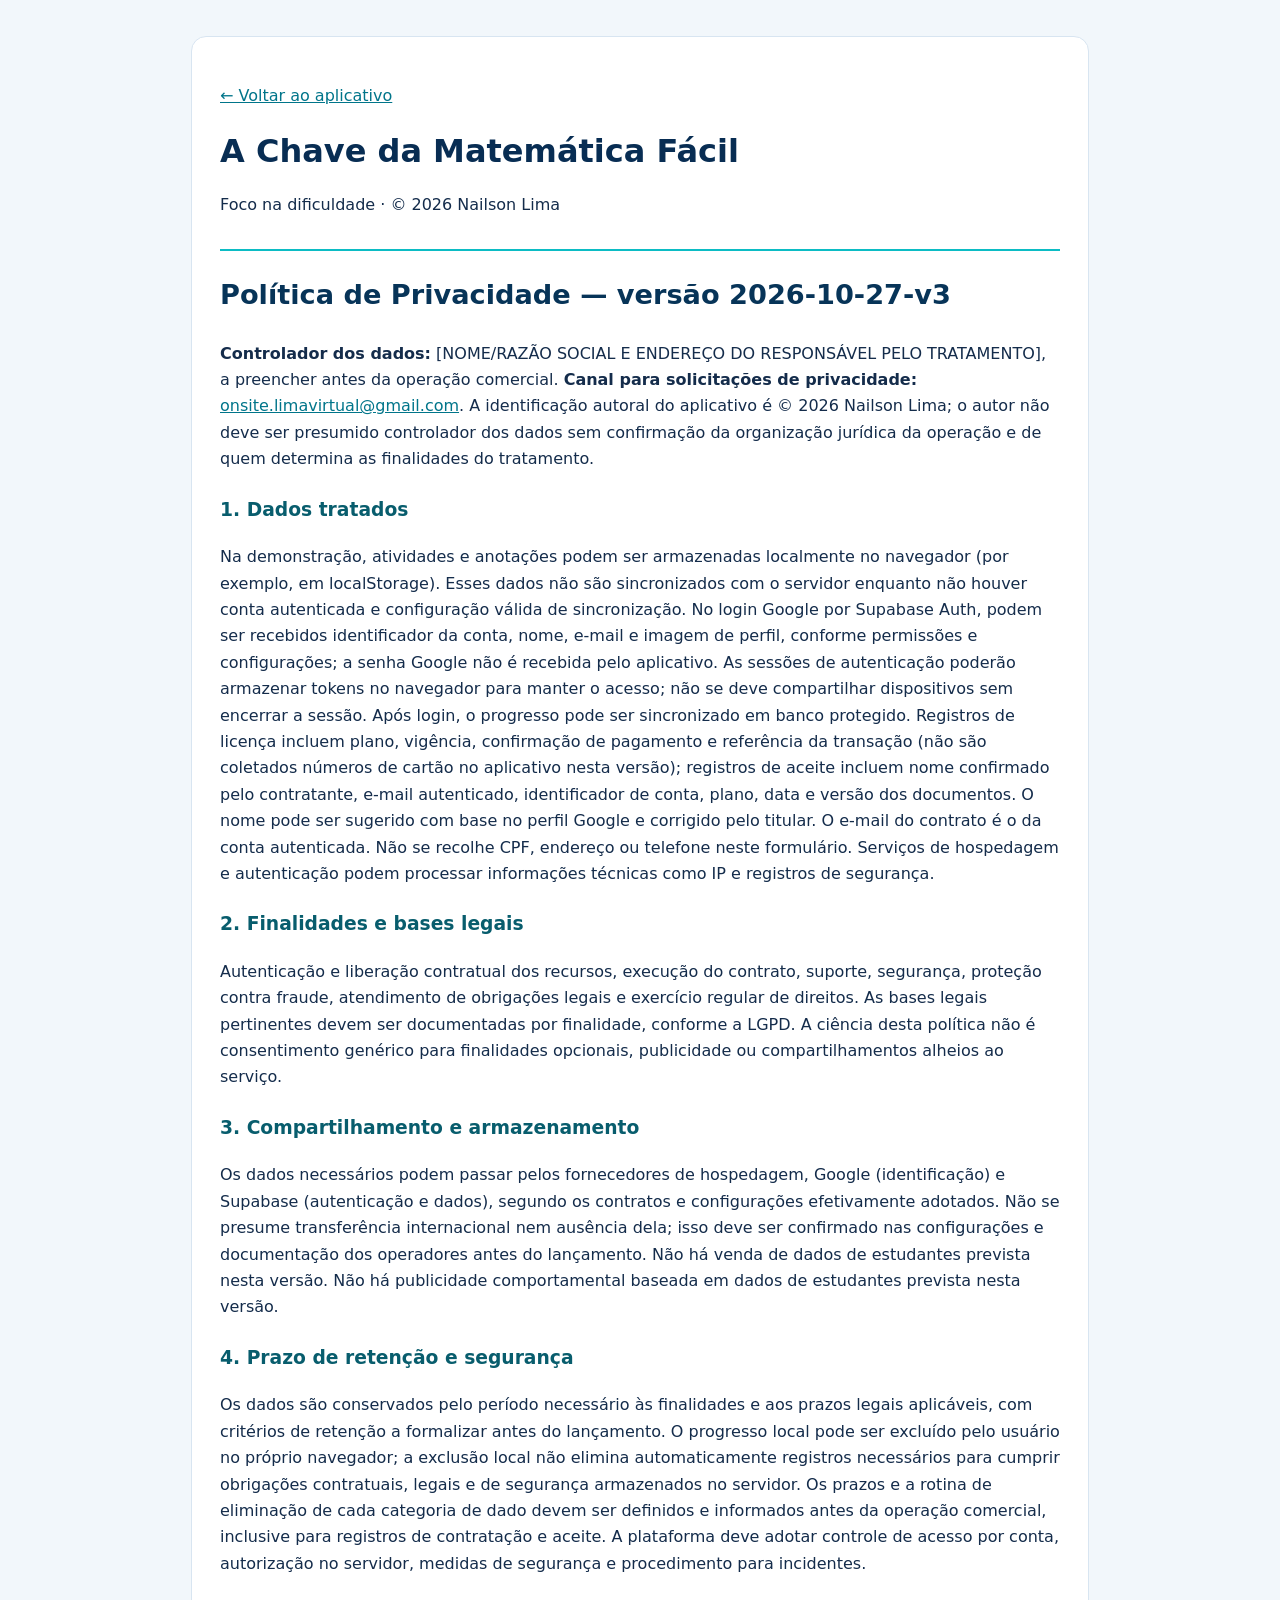
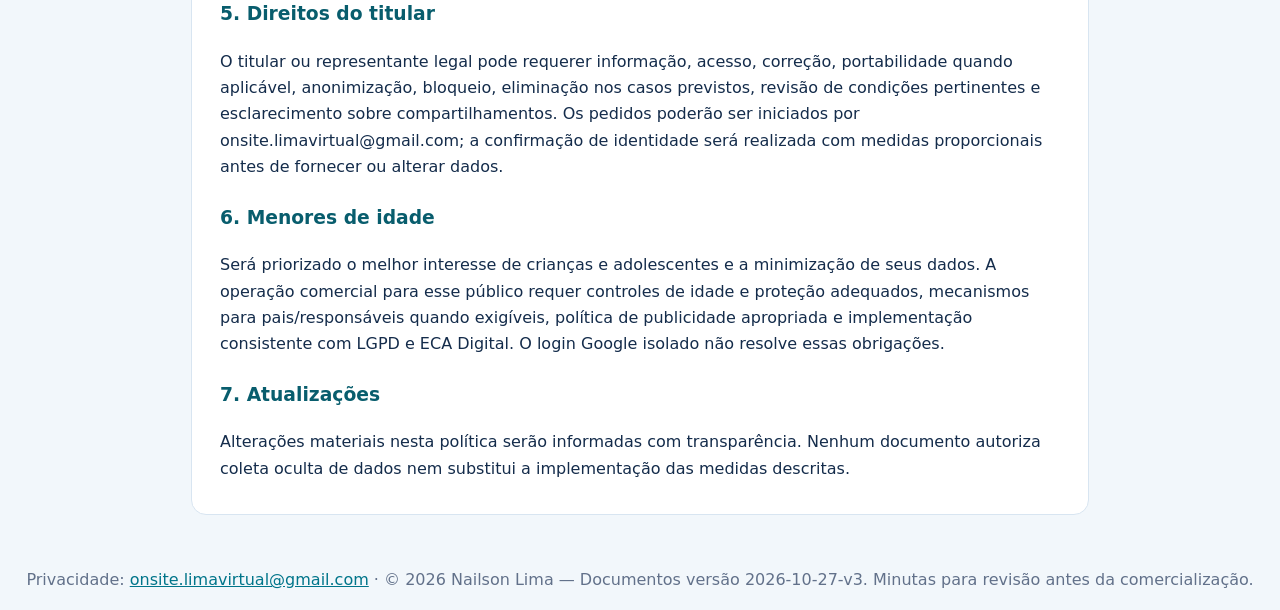
<file: politica-de-privacidade.html>
<!doctype html><html lang="pt-BR"><head><meta charset="utf-8"><meta name="viewport" content="width=device-width,initial-scale=1"><title>Política de Privacidade — A Chave da Matemática Fácil</title><style>body{margin:0;background:#f2f7fb;color:#142c4b;font:16px/1.65 system-ui,Segoe UI,Arial,sans-serif}main{max-width:840px;margin:36px auto;padding:22px 28px;background:white;border:1px solid #d8e5f1;border-radius:15px}header{padding:14px 0 20px;border-bottom:2px solid #0cbcc4}h1{color:#082d53;line-height:1.25}h2{color:#073458;font-size:1.7rem}h3{color:#085d6d;margin-top:22px}p{margin:10px 0}footer{padding:16px;color:#62718a;text-align:center}a{color:#00758a}a:focus-visible{outline:3px solid orange}strong{font-weight:700}@media(max-width:700px){main{margin:0;padding:18px;border:0;border-radius:0}}</style></head><body><main><header><p><a href="index.html">← Voltar ao aplicativo</a></p><h1>A Chave da Matemática Fácil</h1><p>Foco na dificuldade · © 2026 Nailson Lima</p></header><article><h2>Política de Privacidade — versão 2026-10-27-v3</h2>
<p><strong>Controlador dos dados:</strong> [NOME/RAZÃO SOCIAL E ENDEREÇO DO RESPONSÁVEL PELO TRATAMENTO], a preencher antes da operação comercial. <strong>Canal para solicitações de privacidade:</strong> <a href="mailto:onsite.limavirtual@gmail.com">onsite.limavirtual@gmail.com</a>. A identificação autoral do aplicativo é © 2026 Nailson Lima; o autor não deve ser presumido controlador dos dados sem confirmação da organização jurídica da operação e de quem determina as finalidades do tratamento.</p>
<h3>1. Dados tratados</h3><p>Na demonstração, atividades e anotações podem ser armazenadas localmente no navegador (por exemplo, em localStorage). Esses dados não são sincronizados com o servidor enquanto não houver conta autenticada e configuração válida de sincronização. No login Google por Supabase Auth, podem ser recebidos identificador da conta, nome, e-mail e imagem de perfil, conforme permissões e configurações; a senha Google não é recebida pelo aplicativo. As sessões de autenticação poderão armazenar tokens no navegador para manter o acesso; não se deve compartilhar dispositivos sem encerrar a sessão. Após login, o progresso pode ser sincronizado em banco protegido. Registros de licença incluem plano, vigência, confirmação de pagamento e referência da transação (não são coletados números de cartão no aplicativo nesta versão); registros de aceite incluem nome confirmado pelo contratante, e-mail autenticado, identificador de conta, plano, data e versão dos documentos. O nome pode ser sugerido com base no perfil Google e corrigido pelo titular. O e-mail do contrato é o da conta autenticada. Não se recolhe CPF, endereço ou telefone neste formulário. Serviços de hospedagem e autenticação podem processar informações técnicas como IP e registros de segurança.</p>
<h3>2. Finalidades e bases legais</h3><p>Autenticação e liberação contratual dos recursos, execução do contrato, suporte, segurança, proteção contra fraude, atendimento de obrigações legais e exercício regular de direitos. As bases legais pertinentes devem ser documentadas por finalidade, conforme a LGPD. A ciência desta política não é consentimento genérico para finalidades opcionais, publicidade ou compartilhamentos alheios ao serviço.</p>
<h3>3. Compartilhamento e armazenamento</h3><p>Os dados necessários podem passar pelos fornecedores de hospedagem, Google (identificação) e Supabase (autenticação e dados), segundo os contratos e configurações efetivamente adotados. Não se presume transferência internacional nem ausência dela; isso deve ser confirmado nas configurações e documentação dos operadores antes do lançamento. Não há venda de dados de estudantes prevista nesta versão. Não há publicidade comportamental baseada em dados de estudantes prevista nesta versão.</p>
<h3>4. Prazo de retenção e segurança</h3><p>Os dados são conservados pelo período necessário às finalidades e aos prazos legais aplicáveis, com critérios de retenção a formalizar antes do lançamento. O progresso local pode ser excluído pelo usuário no próprio navegador; a exclusão local não elimina automaticamente registros necessários para cumprir obrigações contratuais, legais e de segurança armazenados no servidor. Os prazos e a rotina de eliminação de cada categoria de dado devem ser definidos e informados antes da operação comercial, inclusive para registros de contratação e aceite. A plataforma deve adotar controle de acesso por conta, autorização no servidor, medidas de segurança e procedimento para incidentes.</p>
<h3>5. Direitos do titular</h3><p>O titular ou representante legal pode requerer informação, acesso, correção, portabilidade quando aplicável, anonimização, bloqueio, eliminação nos casos previstos, revisão de condições pertinentes e esclarecimento sobre compartilhamentos. Os pedidos poderão ser iniciados por onsite.limavirtual@gmail.com; a confirmação de identidade será realizada com medidas proporcionais antes de fornecer ou alterar dados.</p>
<h3>6. Menores de idade</h3><p>Será priorizado o melhor interesse de crianças e adolescentes e a minimização de seus dados. A operação comercial para esse público requer controles de idade e proteção adequados, mecanismos para pais/responsáveis quando exigíveis, política de publicidade apropriada e implementação consistente com LGPD e ECA Digital. O login Google isolado não resolve essas obrigações.</p>
<h3>7. Atualizações</h3><p>Alterações materiais nesta política serão informadas com transparência. Nenhum documento autoriza coleta oculta de dados nem substitui a implementação das medidas descritas.</p></article></main><footer>Privacidade: <a href="mailto:onsite.limavirtual@gmail.com">onsite.limavirtual@gmail.com</a> · © 2026 Nailson Lima — Documentos versão 2026-10-27-v3. Minutas para revisão antes da comercialização.</footer></body></html>
</file>
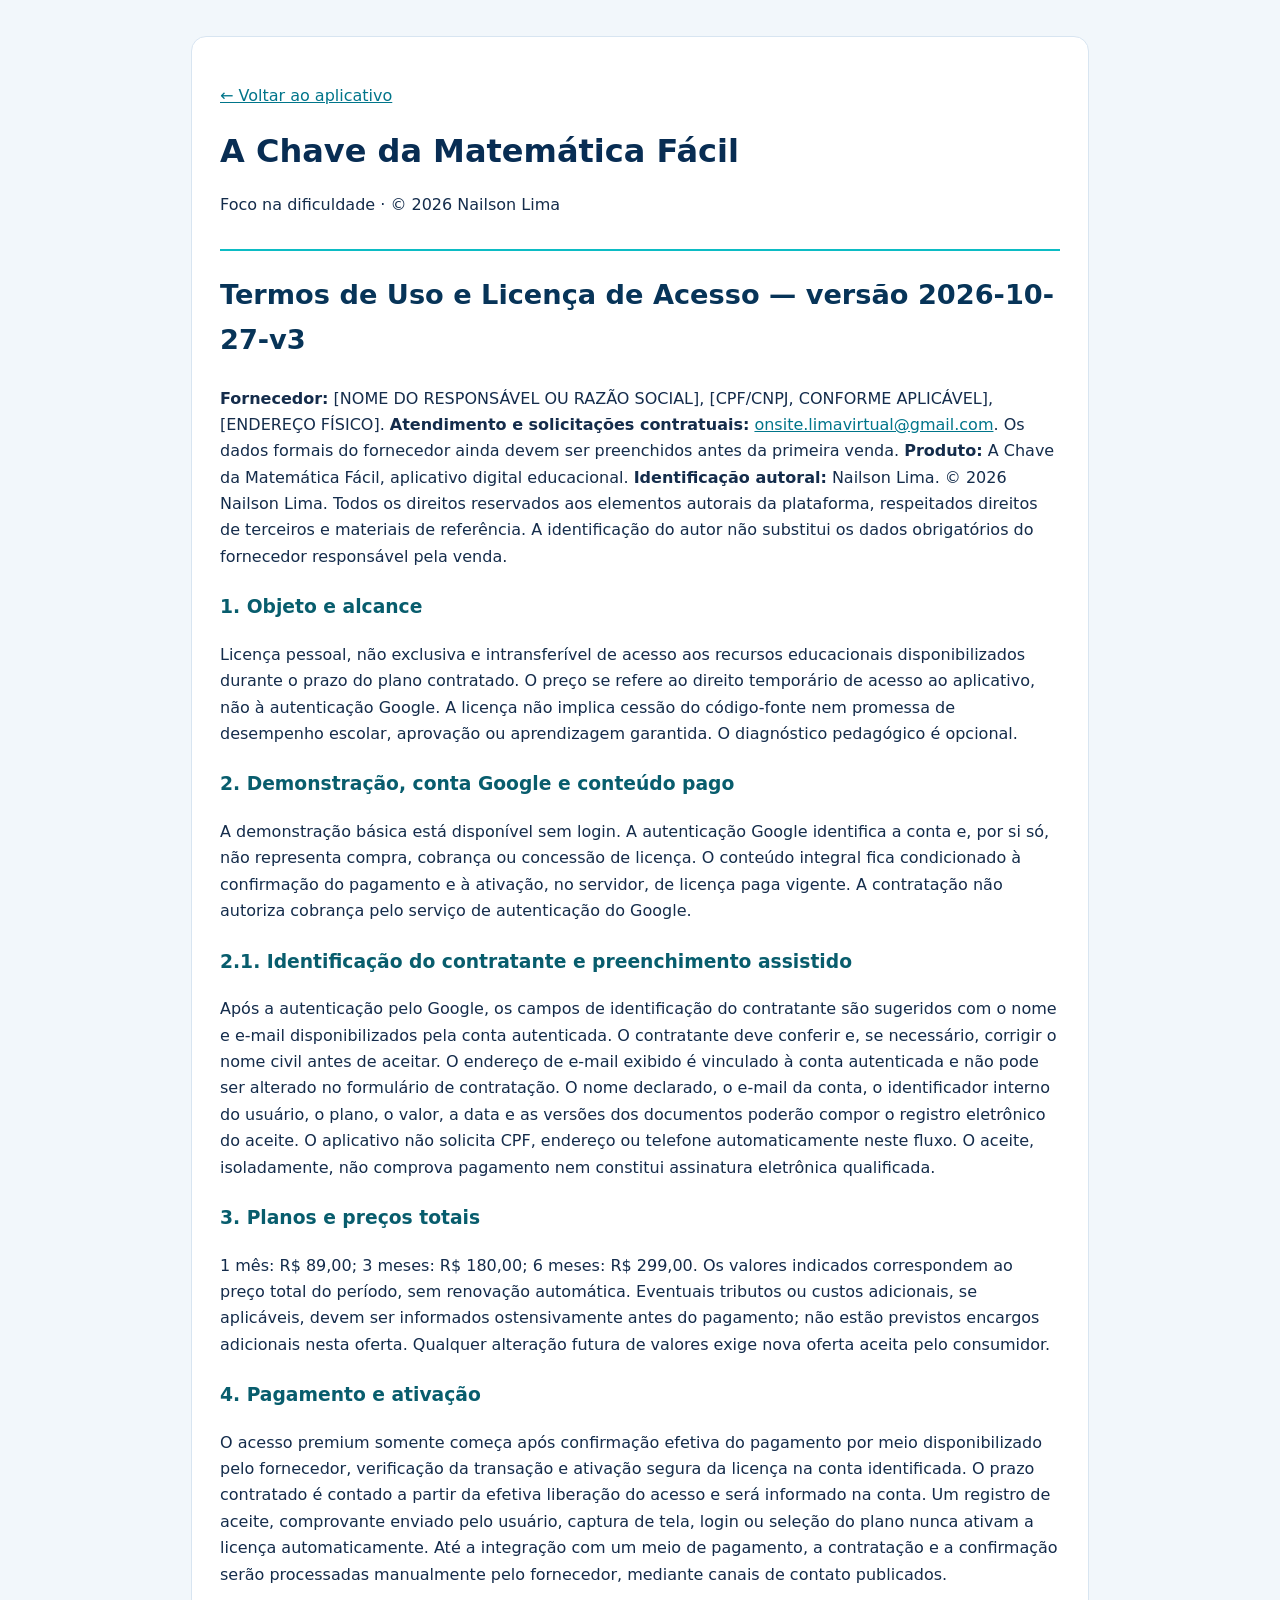
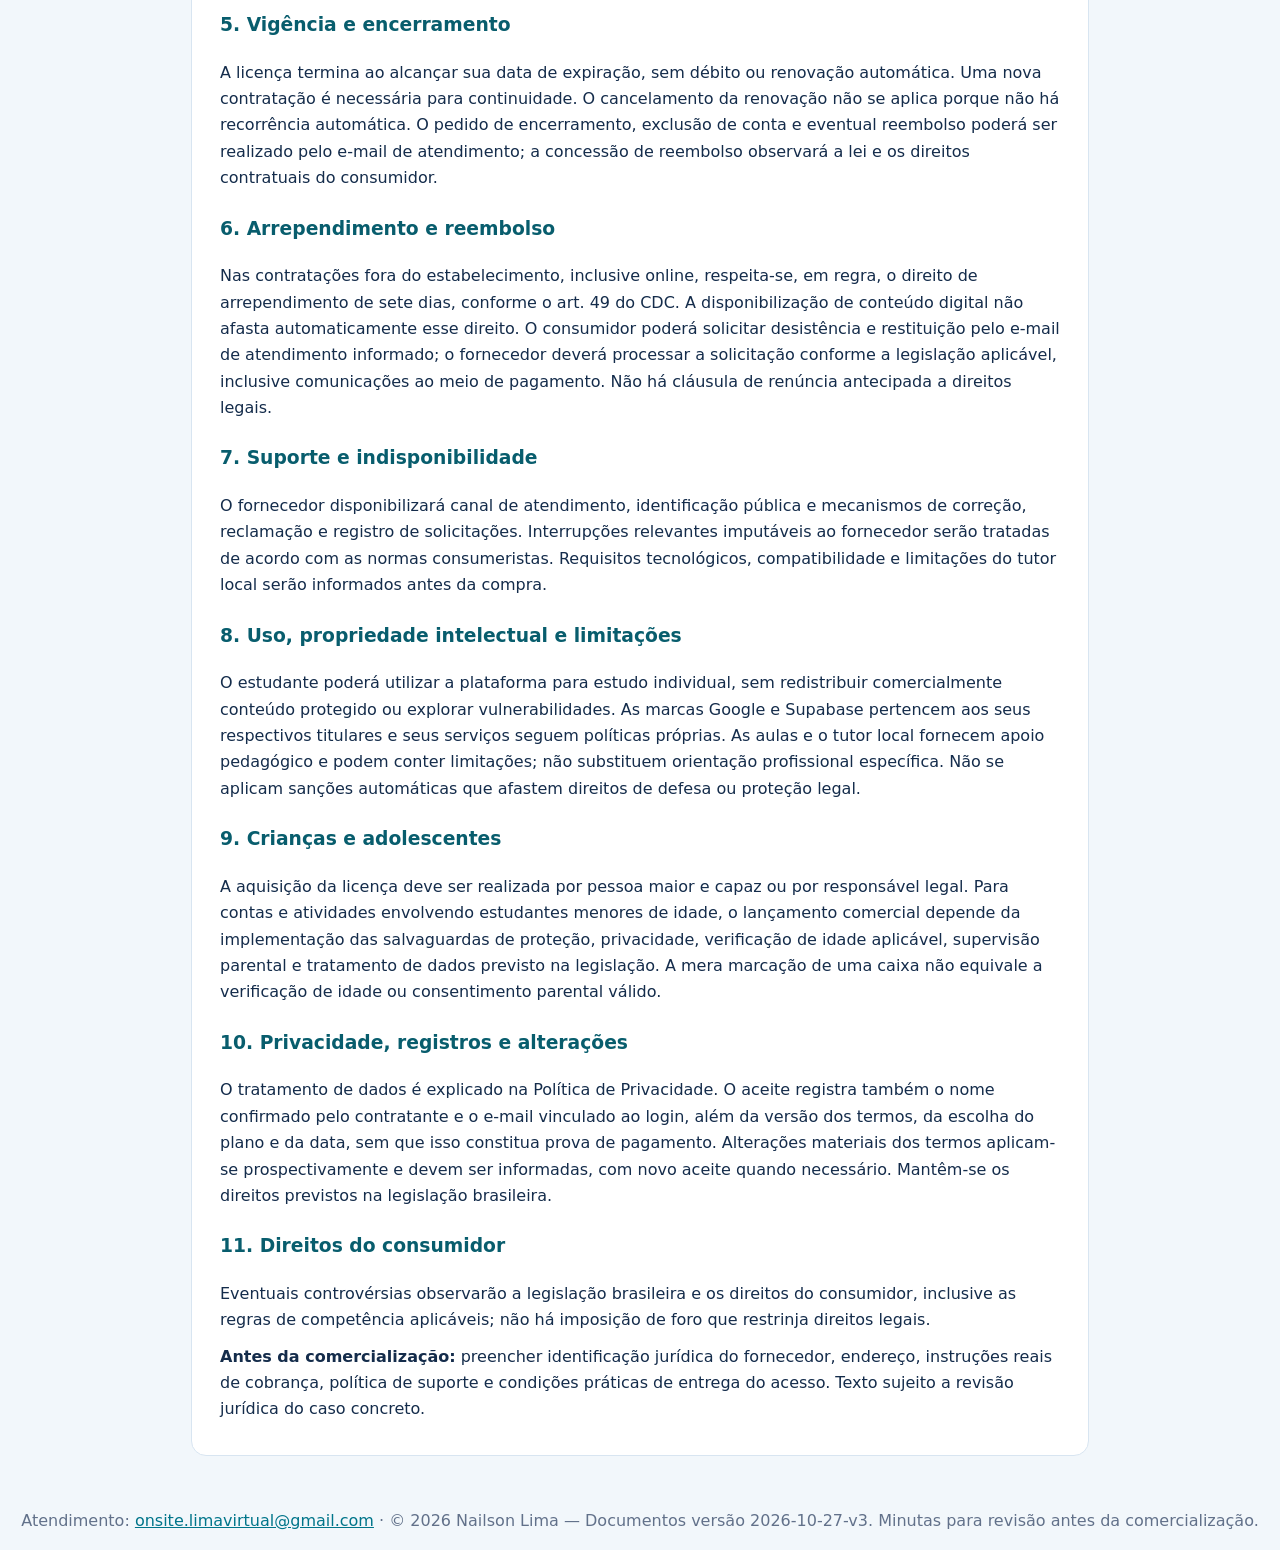
<file: termos-de-uso.html>
<!doctype html><html lang="pt-BR"><head><meta charset="utf-8"><meta name="viewport" content="width=device-width,initial-scale=1"><title>Termos de Uso e Licença — A Chave da Matemática Fácil</title><style>body{margin:0;background:#f2f7fb;color:#142c4b;font:16px/1.65 system-ui,Segoe UI,Arial,sans-serif}main{max-width:840px;margin:36px auto;padding:22px 28px;background:white;border:1px solid #d8e5f1;border-radius:15px}header{padding:14px 0 20px;border-bottom:2px solid #0cbcc4}h1{color:#082d53;line-height:1.25}h2{color:#073458;font-size:1.7rem}h3{color:#085d6d;margin-top:22px}p{margin:10px 0}footer{padding:16px;color:#62718a;text-align:center}a{color:#00758a}a:focus-visible{outline:3px solid orange}strong{font-weight:700}@media(max-width:700px){main{margin:0;padding:18px;border:0;border-radius:0}}</style></head><body><main><header><p><a href="index.html">← Voltar ao aplicativo</a></p><h1>A Chave da Matemática Fácil</h1><p>Foco na dificuldade · © 2026 Nailson Lima</p></header><article><h2>Termos de Uso e Licença de Acesso — versão 2026-10-27-v3</h2>
<p><strong>Fornecedor:</strong> [NOME DO RESPONSÁVEL OU RAZÃO SOCIAL], [CPF/CNPJ, CONFORME APLICÁVEL], [ENDEREÇO FÍSICO]. <strong>Atendimento e solicitações contratuais:</strong> <a href="mailto:onsite.limavirtual@gmail.com">onsite.limavirtual@gmail.com</a>. Os dados formais do fornecedor ainda devem ser preenchidos antes da primeira venda. <strong>Produto:</strong> A Chave da Matemática Fácil, aplicativo digital educacional. <strong>Identificação autoral:</strong> Nailson Lima. © 2026 Nailson Lima. Todos os direitos reservados aos elementos autorais da plataforma, respeitados direitos de terceiros e materiais de referência. A identificação do autor não substitui os dados obrigatórios do fornecedor responsável pela venda.</p>
<h3>1. Objeto e alcance</h3><p>Licença pessoal, não exclusiva e intransferível de acesso aos recursos educacionais disponibilizados durante o prazo do plano contratado. O preço se refere ao direito temporário de acesso ao aplicativo, não à autenticação Google. A licença não implica cessão do código-fonte nem promessa de desempenho escolar, aprovação ou aprendizagem garantida. O diagnóstico pedagógico é opcional.</p>
<h3>2. Demonstração, conta Google e conteúdo pago</h3><p>A demonstração básica está disponível sem login. A autenticação Google identifica a conta e, por si só, não representa compra, cobrança ou concessão de licença. O conteúdo integral fica condicionado à confirmação do pagamento e à ativação, no servidor, de licença paga vigente. A contratação não autoriza cobrança pelo serviço de autenticação do Google.</p>
<h3>2.1. Identificação do contratante e preenchimento assistido</h3><p>Após a autenticação pelo Google, os campos de identificação do contratante são sugeridos com o nome e e-mail disponibilizados pela conta autenticada. O contratante deve conferir e, se necessário, corrigir o nome civil antes de aceitar. O endereço de e-mail exibido é vinculado à conta autenticada e não pode ser alterado no formulário de contratação. O nome declarado, o e-mail da conta, o identificador interno do usuário, o plano, o valor, a data e as versões dos documentos poderão compor o registro eletrônico do aceite. O aplicativo não solicita CPF, endereço ou telefone automaticamente neste fluxo. O aceite, isoladamente, não comprova pagamento nem constitui assinatura eletrônica qualificada.</p>
<h3>3. Planos e preços totais</h3><p>1 mês: R$ 89,00; 3 meses: R$ 180,00; 6 meses: R$ 299,00. Os valores indicados correspondem ao preço total do período, sem renovação automática. Eventuais tributos ou custos adicionais, se aplicáveis, devem ser informados ostensivamente antes do pagamento; não estão previstos encargos adicionais nesta oferta. Qualquer alteração futura de valores exige nova oferta aceita pelo consumidor.</p>
<h3>4. Pagamento e ativação</h3><p>O acesso premium somente começa após confirmação efetiva do pagamento por meio disponibilizado pelo fornecedor, verificação da transação e ativação segura da licença na conta identificada. O prazo contratado é contado a partir da efetiva liberação do acesso e será informado na conta. Um registro de aceite, comprovante enviado pelo usuário, captura de tela, login ou seleção do plano nunca ativam a licença automaticamente. Até a integração com um meio de pagamento, a contratação e a confirmação serão processadas manualmente pelo fornecedor, mediante canais de contato publicados.</p>
<h3>5. Vigência e encerramento</h3><p>A licença termina ao alcançar sua data de expiração, sem débito ou renovação automática. Uma nova contratação é necessária para continuidade. O cancelamento da renovação não se aplica porque não há recorrência automática. O pedido de encerramento, exclusão de conta e eventual reembolso poderá ser realizado pelo e-mail de atendimento; a concessão de reembolso observará a lei e os direitos contratuais do consumidor.</p>
<h3>6. Arrependimento e reembolso</h3><p>Nas contratações fora do estabelecimento, inclusive online, respeita-se, em regra, o direito de arrependimento de sete dias, conforme o art. 49 do CDC. A disponibilização de conteúdo digital não afasta automaticamente esse direito. O consumidor poderá solicitar desistência e restituição pelo e-mail de atendimento informado; o fornecedor deverá processar a solicitação conforme a legislação aplicável, inclusive comunicações ao meio de pagamento. Não há cláusula de renúncia antecipada a direitos legais.</p>
<h3>7. Suporte e indisponibilidade</h3><p>O fornecedor disponibilizará canal de atendimento, identificação pública e mecanismos de correção, reclamação e registro de solicitações. Interrupções relevantes imputáveis ao fornecedor serão tratadas de acordo com as normas consumeristas. Requisitos tecnológicos, compatibilidade e limitações do tutor local serão informados antes da compra.</p>
<h3>8. Uso, propriedade intelectual e limitações</h3><p>O estudante poderá utilizar a plataforma para estudo individual, sem redistribuir comercialmente conteúdo protegido ou explorar vulnerabilidades. As marcas Google e Supabase pertencem aos seus respectivos titulares e seus serviços seguem políticas próprias. As aulas e o tutor local fornecem apoio pedagógico e podem conter limitações; não substituem orientação profissional específica. Não se aplicam sanções automáticas que afastem direitos de defesa ou proteção legal.</p>
<h3>9. Crianças e adolescentes</h3><p>A aquisição da licença deve ser realizada por pessoa maior e capaz ou por responsável legal. Para contas e atividades envolvendo estudantes menores de idade, o lançamento comercial depende da implementação das salvaguardas de proteção, privacidade, verificação de idade aplicável, supervisão parental e tratamento de dados previsto na legislação. A mera marcação de uma caixa não equivale a verificação de idade ou consentimento parental válido.</p>
<h3>10. Privacidade, registros e alterações</h3><p>O tratamento de dados é explicado na Política de Privacidade. O aceite registra também o nome confirmado pelo contratante e o e-mail vinculado ao login, além da versão dos termos, da escolha do plano e da data, sem que isso constitua prova de pagamento. Alterações materiais dos termos aplicam-se prospectivamente e devem ser informadas, com novo aceite quando necessário. Mantêm-se os direitos previstos na legislação brasileira.</p>
<h3>11. Direitos do consumidor</h3><p>Eventuais controvérsias observarão a legislação brasileira e os direitos do consumidor, inclusive as regras de competência aplicáveis; não há imposição de foro que restrinja direitos legais.</p>
<p class="notice"><strong>Antes da comercialização:</strong> preencher identificação jurídica do fornecedor, endereço, instruções reais de cobrança, política de suporte e condições práticas de entrega do acesso. Texto sujeito a revisão jurídica do caso concreto.</p></article></main><footer>Atendimento: <a href="mailto:onsite.limavirtual@gmail.com">onsite.limavirtual@gmail.com</a> · © 2026 Nailson Lima — Documentos versão 2026-10-27-v3. Minutas para revisão antes da comercialização.</footer></body></html>
</file>
